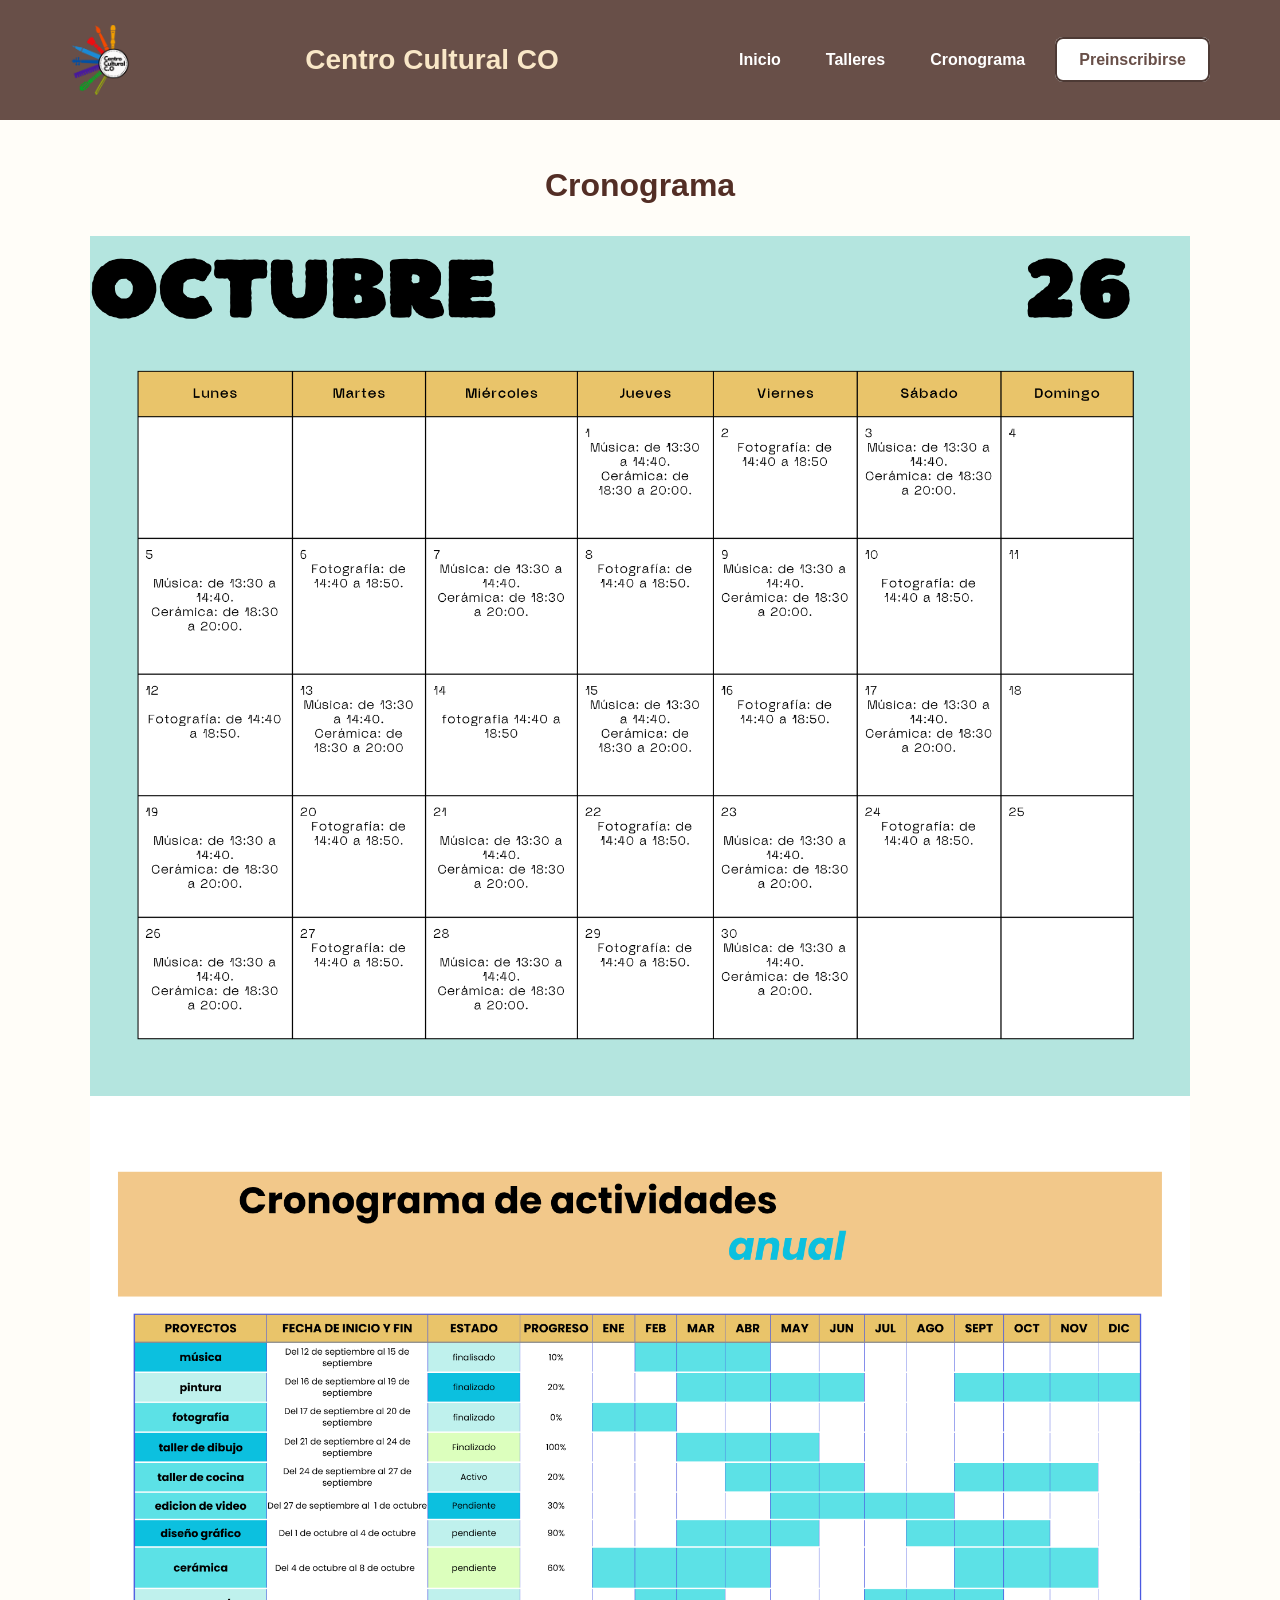
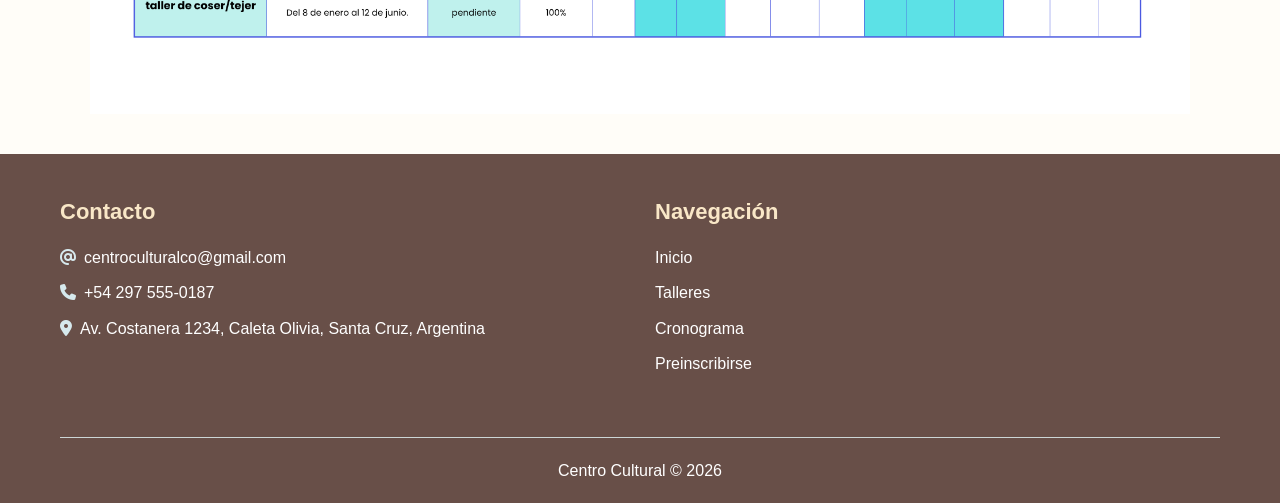
<file: cronograma.html>
<!doctype html>
<html lang="es">
  <head>
    <meta charset="UTF-8" />
    <meta name="viewport" content="width=device-width, initial-scale=1.0" />
    <link rel="stylesheet" href="css/estilo.css" />
    <link
      rel="stylesheet"
      href="https://cdnjs.cloudflare.com/ajax/libs/font-awesome/6.7.2/css/all.min.css"
      integrity="sha512-Evv84Mr4kqVGRNSgIGL/F/aIDqQb7xQ2vcrdIwxfjThSH8CSR7PBEakCr51Ck+w+/U6swU2Im1vVX0SVk9ABhg=="
      crossorigin="anonymous"
      referrerpolicy="no-referrer"
    />
    <title>Cronograma - Centro Cultural CO</title>
  </head>
  <body>
    <header>
      <!-- Barra de Navegación -->
      <nav class="menu" id="menu">
        <img src="img/logo.png" alt="Logo Centro Cultural CO" id="logo" />
        <h1>Centro Cultural CO</h1>
        <button
          class="hamburger"
          id="hamburger"
          type="button"
          aria-label="Abrir menú"
          aria-expanded="false"
          aria-controls="navegacion"
        >
          <span></span>
          <span></span>
          <span></span>
        </button>
        <ul class="nav" id="navegacion">
          <li><a href="index.html">Inicio</a></li>
          <li><a href="talleres.html">Talleres</a></li>
          <li><a href="cronograma.html">Cronograma</a></li>
          <li><a href="preinscripcion.html">Preinscribirse</a></li>
        </ul>
      </nav>
    </header>
    <main>
      <h1>Cronograma</h1>

      <img src="img/26.png" alt="" class="imagenesdecronograma" />
      <img
        src="img/Tablero Cronograma de Actividades Anual Simple Azul (1).png"
        alt=""
        class="imagenesdecronograma"
      />
    </main>
    <footer>
      <!-- Información de contacto -->
      <div>
        <!-- Contacto del centro cultural (correo, telefono, ubicación) -->
        <h1>Contacto</h1>
        <ul>
          <li><i class="fa-solid fa-at"></i>centroculturalco@gmail.com</li>
          <li><i class="fa-solid fa-phone"></i>+54 297 555-0187</li>
          <li>
            <i class="fa-solid fa-location-dot"></i>Av. Costanera 1234, Caleta
            Olivia, Santa Cruz, Argentina
          </li>
        </ul>
      </div>
      <!-- Navegación por el sitio -->
      <div>
        <h1>Navegación</h1>
        <ul>
          <li><a href="index.html">Inicio</a></li>
          <li><a href="talleres.html">Talleres</a></li>
          <li><a href="cronograma.html">Cronograma</a></li>
          <li><a href="preinscripcion.html">Preinscribirse</a></li>
        </ul>
      </div>

      <p>Centro Cultural © 2026</p>
    </footer>
    <script src="javascript/script.js"></script>
  </body>
</html>
</file>
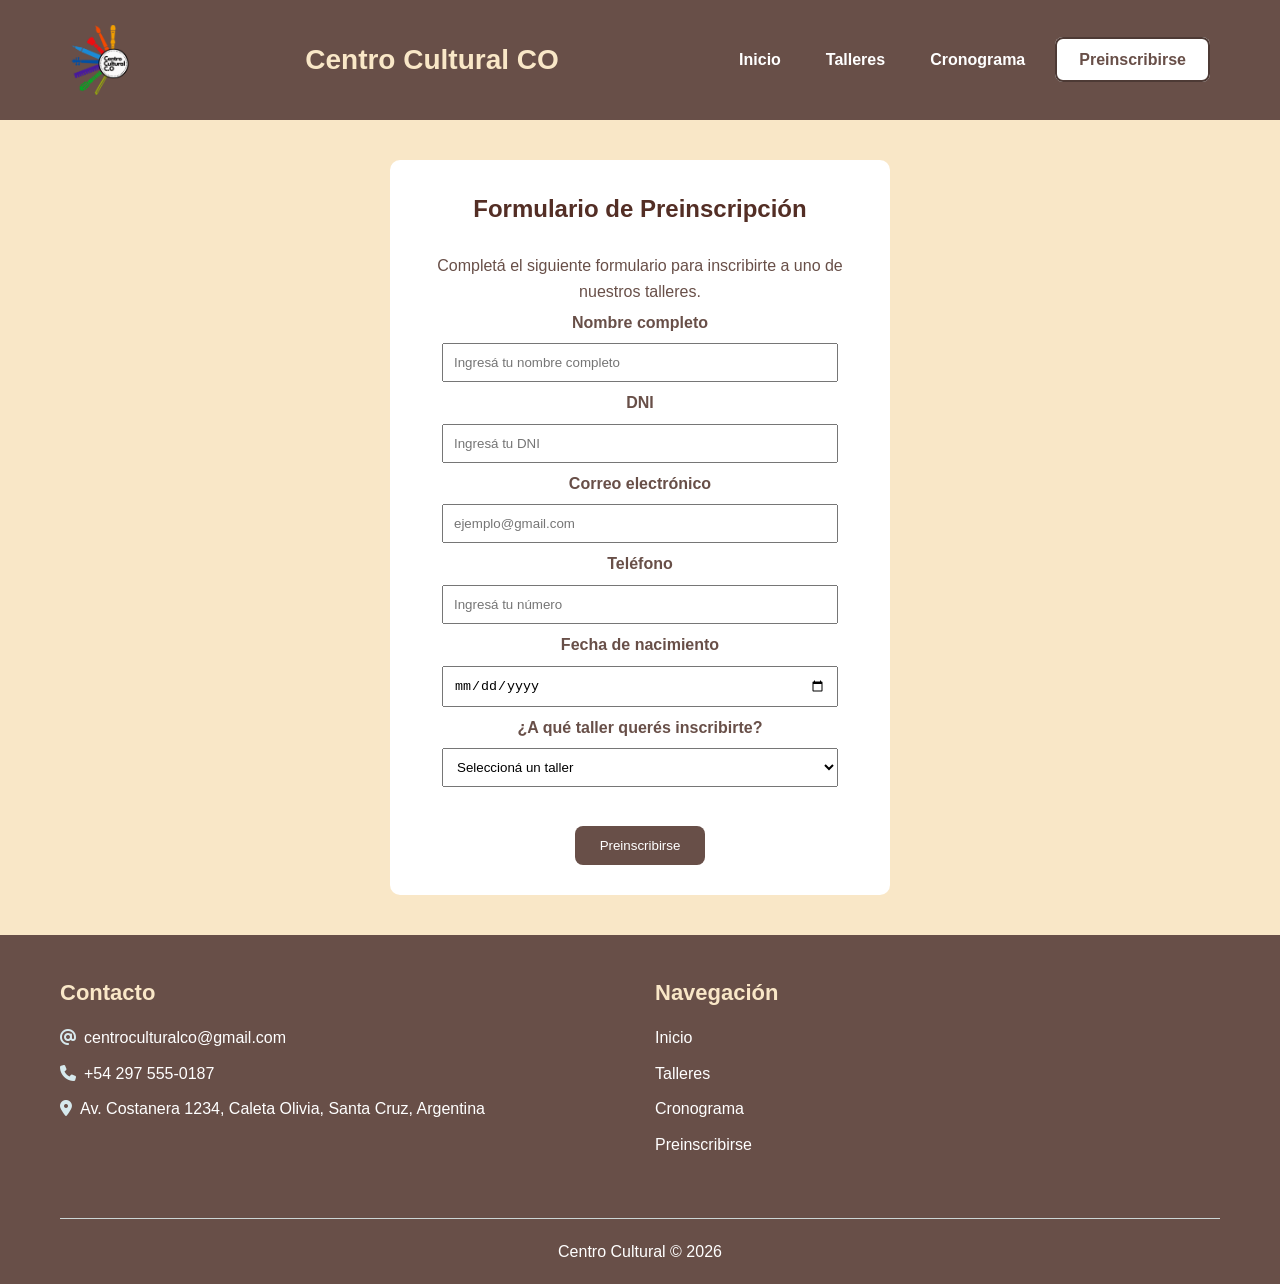
<file: preinscripcion.html>
<!doctype html>
<html lang="es">

<head>
  <meta charset="UTF-8">
  <meta name="viewport" content="width=device-width, initial-scale=1.0">

  <title>Preinscribirse - Centro Cultural CO</title>
  <link rel="stylesheet" href="css/estilo.css">
  <link
      rel="stylesheet"
      href="https://cdnjs.cloudflare.com/ajax/libs/font-awesome/6.7.2/css/all.min.css"
      integrity="sha512-Evv84Mr4kqVGRNSgIGL/F/aIDqQb7xQ2vcrdIwxfjThSH8CSR7PBEakCr51Ck+w+/U6swU2Im1vVX0SVk9ABhg=="
      crossorigin="anonymous"
      referrerpolicy="no-referrer"
    />

</head>
<body id="body-preinscripcion">

  <header>
      <!-- Barra de Navegación -->
      <nav class="menu" id="menu">
        <img src="img/logo.png" alt="Logo Centro Cultural CO" id="logo" />
        <h1>Centro Cultural CO</h1>
        <button class="hamburger" id="hamburger" type="button" aria-label="Abrir menú" aria-expanded="false" aria-controls="navegacion">
          <span></span>
          <span></span>
          <span></span>
        </button>
        <ul class="nav" id="navegacion">
          <li><a href="index.html">Inicio</a></li>
          <li><a href="talleres.html">Talleres</a></li>
          <li><a href="cronograma.html">Cronograma</a></li>
          <li><a href="preinscripcion.html">Preinscribirse</a></li>
        </ul>
      </nav>
  </header>

  <main>
    
    <section id="formulario-preinscripcion">
      <h1>Formulario de Preinscripción</h1>
      <p>
        Completá el siguiente formulario para inscribirte
        a uno de nuestros talleres.
      </p>
      <form id="formularioPreinscripcion" novalidate>
        <label>Nombre completo</label>
        <br>
        <input type="text" placeholder="Ingresá tu nombre completo" id="nombrePreinscripcion">
        <br>
        <label>DNI</label>
        <br>
        <input type="number" placeholder="Ingresá tu DNI" id="dniPreinscripcion">
        <br>
        <label>Correo electrónico</label>
        <br>
        <input type="email" placeholder="ejemplo@gmail.com" id="emailPreinscripcion">
        <br>
        <label>Teléfono</label>
        <br>
        <input type="tel" placeholder="Ingresá tu número" id="telefonoPreinscripcion">
        <br>
        <label>Fecha de nacimiento</label>
        <br>
        <input type="date" id="fechaNacimientoPreinscripcion">
        <br>
        <label>¿A qué taller querés inscribirte?</label>
        <br>
        <select id="actividadPreinscripcion">
          <option selected disabled value="">Seleccioná un taller</option>
          <option value="musica">Música</option>
          <option value="pintura">Pintura</option>
          <option value="fotografia">Fotografía</option>
          <option value="dibujo">Dibujo</option>
          <option value="cocina">Cocina</option>
          <option value="diseñografico">Diseño gráfico</option>
          <option value="ediciondevideo">Edición de video</option>
          <option value="ceramica">Cerámica</option>
        </select>
        <br><br>
        <p id="textoEstadoPreinscripcion"></p>
        <button type="submit">Preinscribirse</button>
      </form>
    </section>

  </main>

  <footer>
      <!-- Información de contacto -->
      <div>
        <h1>Contacto</h1>
        <!-- Contacto del centro cultural (correo, telefono, ubicación) -->
        <ul>
          <li><i class="fa-solid fa-at"></i>centroculturalco@gmail.com</li>
          <li><i class="fa-solid fa-phone"></i>+54 297 555-0187 </li>
          <li>
            <i class="fa-solid fa-location-dot"></i>Av. Costanera 1234, Caleta Olivia, Santa Cruz, Argentina
          </li>
        </ul>
      </div>
      <!-- Navegación por el sitio -->
      <div>
        <h1>Navegación</h1>
        <ul>
          <li><a href="index.html">Inicio</a></li>
          <li><a href="talleres.html">Talleres</a></li>
          <li><a href="cronograma.html">Cronograma</a></li>
          <li><a href="preinscripcion.html">Preinscribirse</a></li>
        </ul>
      </div>

      <p>Centro Cultural © 2026</p>
    </footer>
  <script src="javascript/script.js"></script>
</body>

</html>
</file>
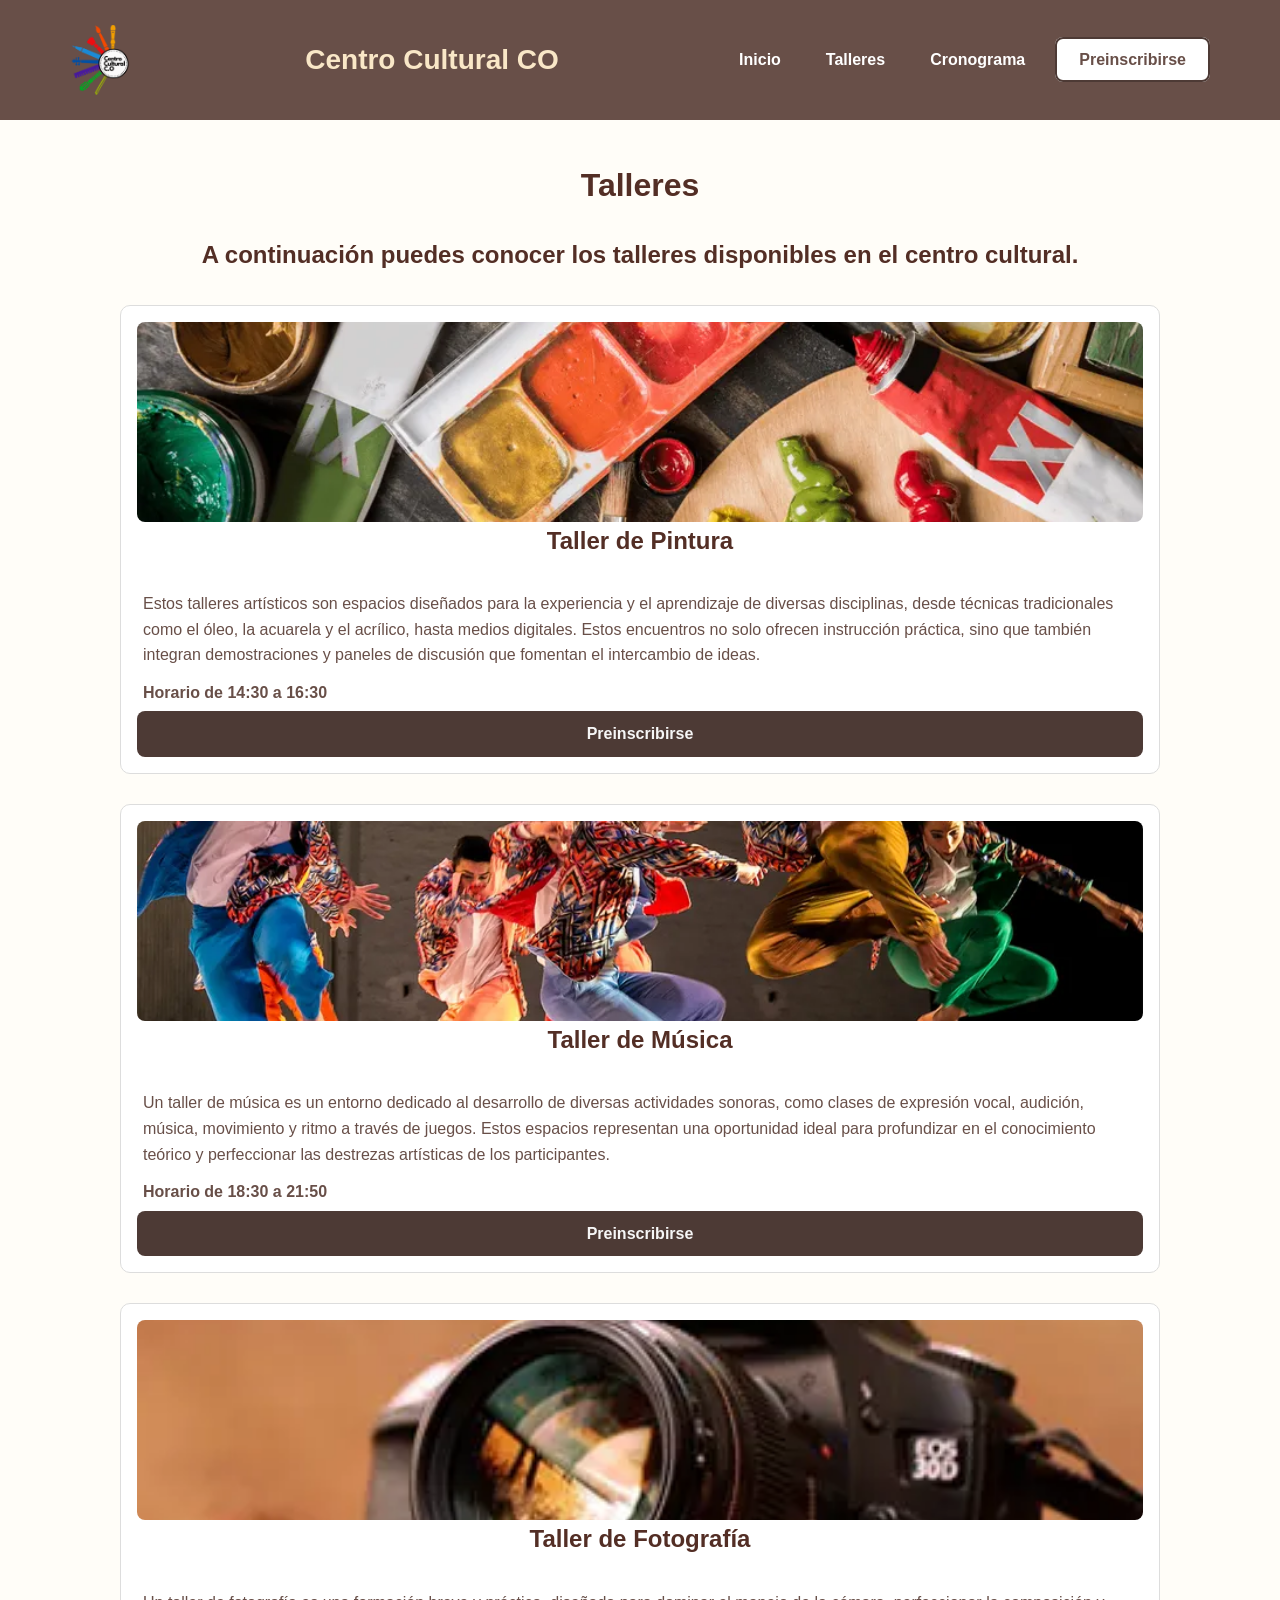
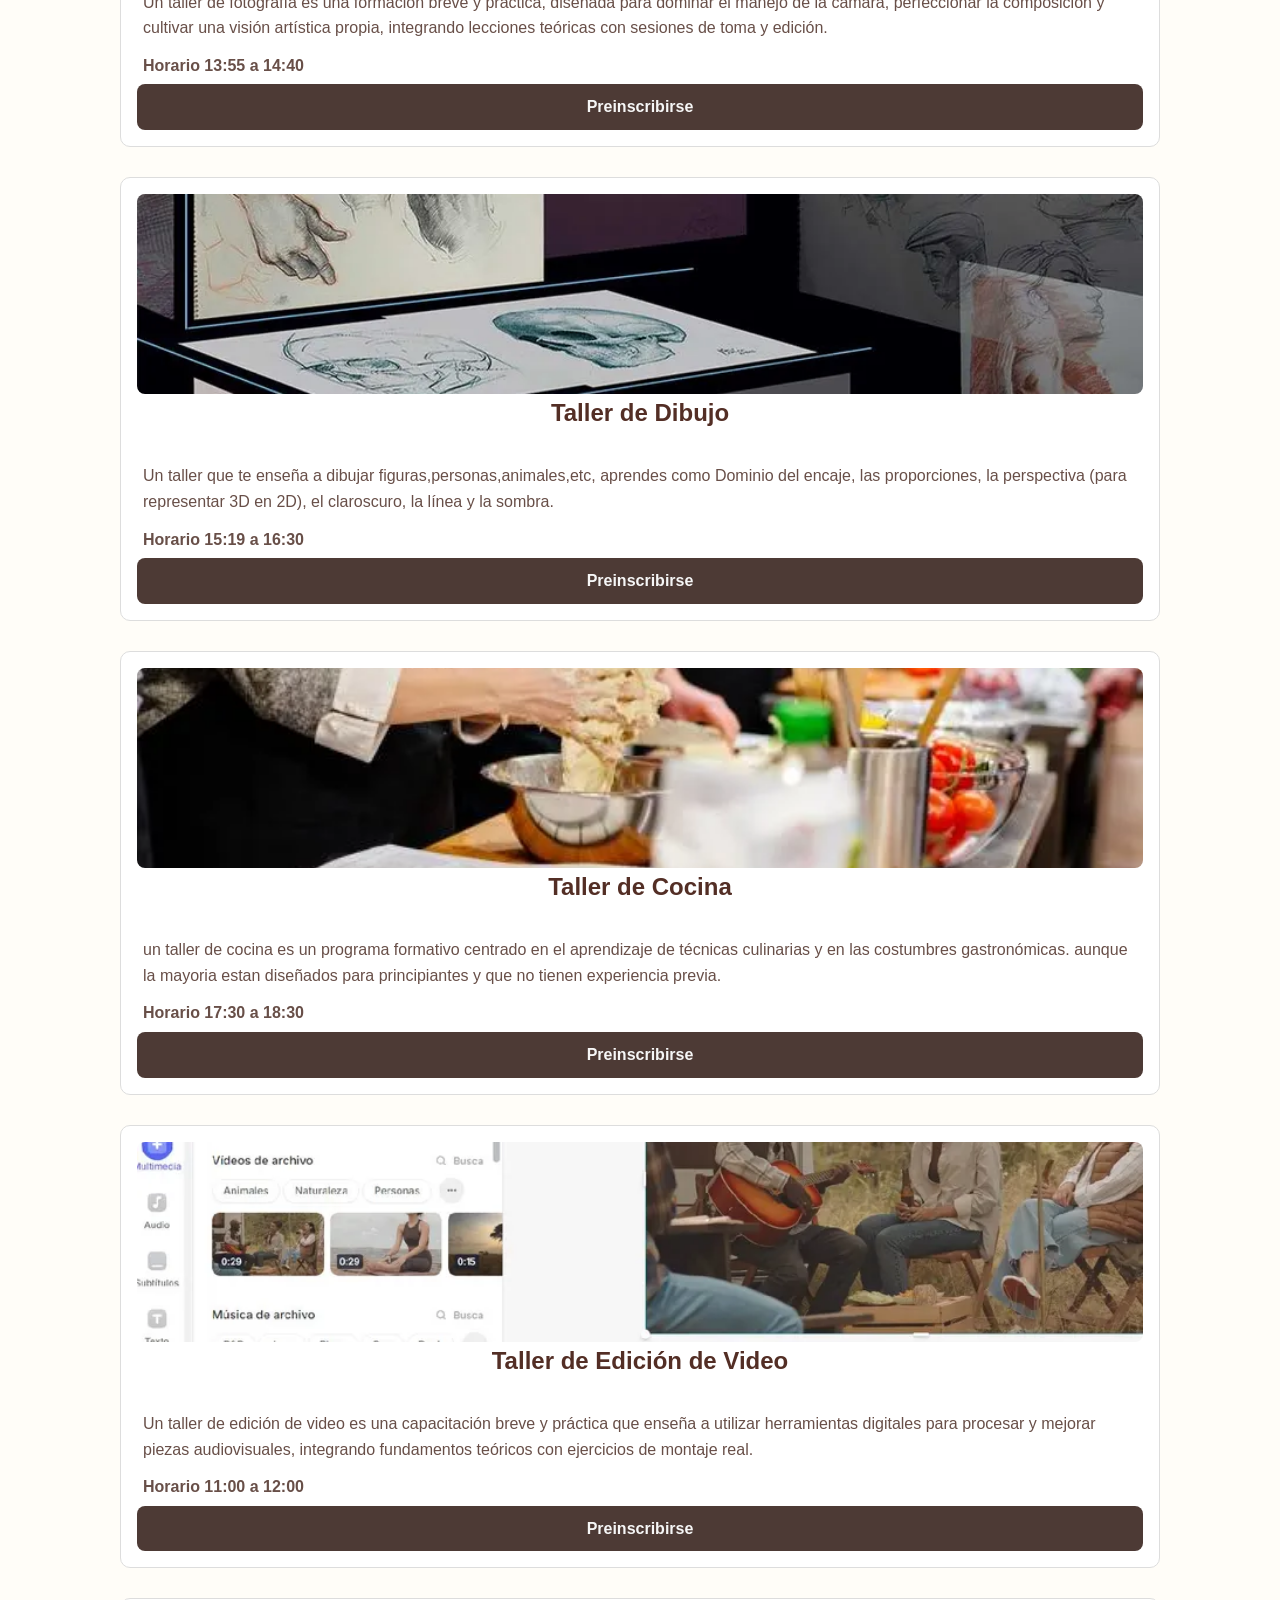
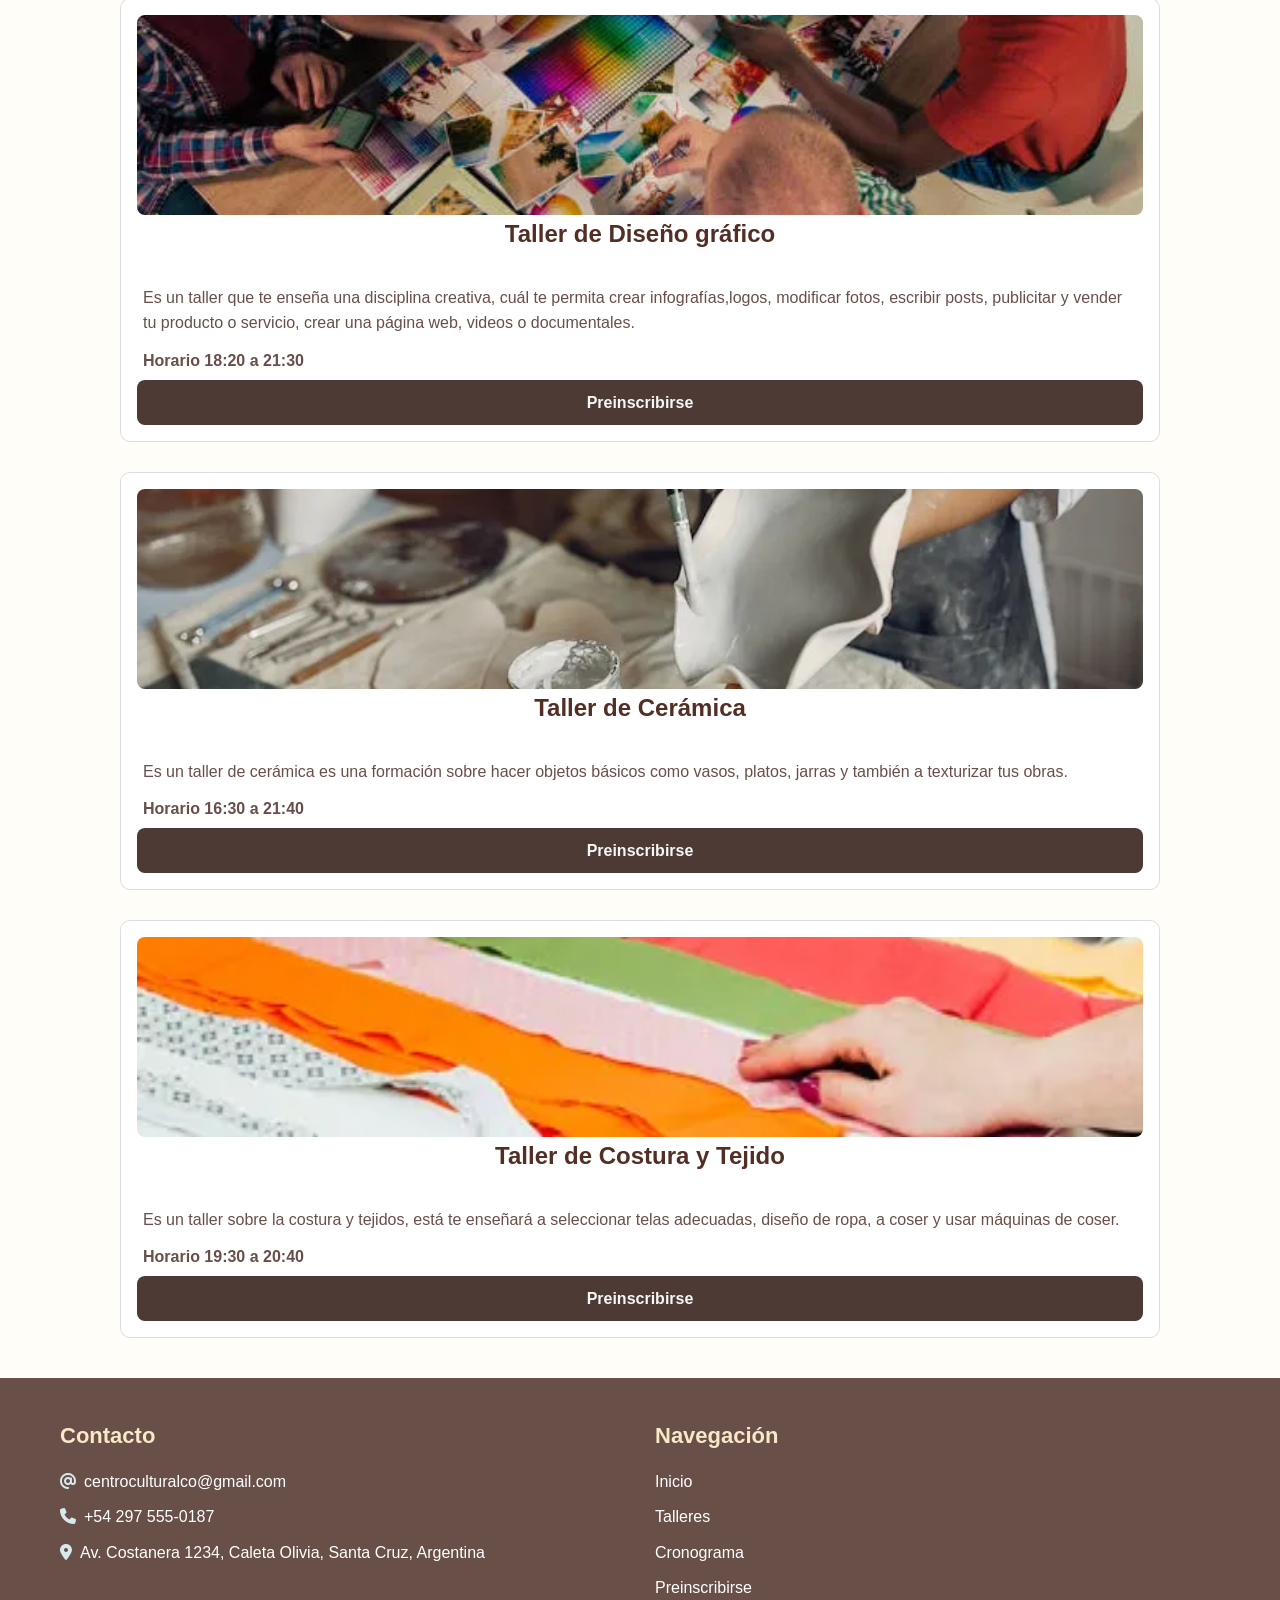
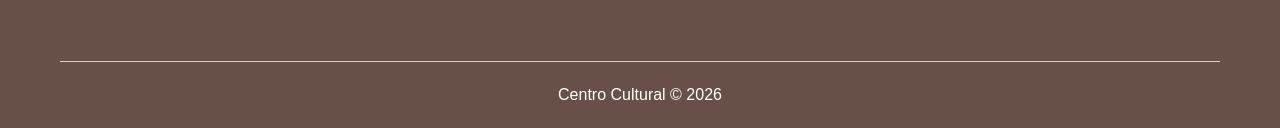
<file: talleres.html>
<!doctype html>
<html lang="es">
  <head>
    <meta charset="UTF-8" />
    <meta name="viewport" content="width=device-width, initial-scale=1.0" />
    <link rel="stylesheet" href="css/estilo.css">
    <link
      rel="stylesheet"
      href="https://cdnjs.cloudflare.com/ajax/libs/font-awesome/6.7.2/css/all.min.css"
      integrity="sha512-Evv84Mr4kqVGRNSgIGL/F/aIDqQb7xQ2vcrdIwxfjThSH8CSR7PBEakCr51Ck+w+/U6swU2Im1vVX0SVk9ABhg=="
      crossorigin="anonymous"
      referrerpolicy="no-referrer"
    />
    <title>Talleres - Centro Cultural CO</title>
  </head>
  <body>
    <header>
      <!-- Barra de Navegación -->
      <nav class="menu" id="menu">
        <img src="img/logo.png" alt="Logo Centro Cultural CO" id="logo" />
        <h1>Centro Cultural CO</h1>
        <button class="hamburger" id="hamburger" type="button" aria-label="Abrir menú" aria-expanded="false" aria-controls="navegacion">
          <span></span>
          <span></span>
          <span></span>
        </button>
        <ul class="nav" id="navegacion">
          <li><a href="index.html">Inicio</a></li>
          <li><a href="talleres.html">Talleres</a></li>
          <li><a href="cronograma.html">Cronograma</a></li>
          <li><a href="preinscripcion.html">Preinscribirse</a></li>
        </ul>
      </nav>
    </header>
    <main>
      <h1>Talleres</h1>
      <h2>
        A continuación puedes conocer los talleres disponibles en el centro
        cultural.
      </h2>
      <section class="talleres">
        <article class="taller">
          <img src="img/TALLER-DIBUJO-PINTURA-SUM-COLON.webp" alt="Taller de Pintura" class="imagentaller" />
          <h2>Taller de Pintura</h2>
          <p>Estos talleres artísticos son espacios diseñados para la experiencia y el aprendizaje de diversas disciplinas, desde técnicas tradicionales como el óleo, la acuarela y el acrílico, hasta medios digitales. Estos encuentros no solo ofrecen instrucción práctica, sino que también integran demostraciones y paneles de discusión que fomentan el intercambio de ideas. </p>
          <p><strong>Horario de 14:30 a 16:30</strong></p>
          <a href="preinscripcion.html"> <strong>Preinscribirse</strong></a>
        </article>
        <article class="taller">
          <img src="img/danza.webp" alt="Taller de Música" class="imagentaller" />
          <h2>Taller de Música</h2>
          <p>Un taller de música es un entorno dedicado al desarrollo de diversas actividades sonoras, como clases de expresión vocal, audición, música, movimiento y ritmo a través de juegos. Estos espacios representan una oportunidad ideal para profundizar en el conocimiento teórico y perfeccionar las destrezas artísticas de los participantes. </p>
          <p><strong>Horario de 18:30 a 21:50</strong></p>
          <a href="preinscripcion.html"> <strong>Preinscribirse</strong></a>
        </article>
        <article class="taller">
          <img src="img/curso-fotografia-basica.webp" alt="Taller de Fotografía" class="imagentaller" />
          <h2>Taller de Fotografía</h2>
          <p>Un taller de fotografía es una formación breve y práctica, diseñada para dominar el manejo de la cámara, perfeccionar la composición y cultivar una visión artística propia, integrando lecciones teóricas con sesiones de toma y edición.</p>
          <p><strong>Horario 13:55 a 14:40</strong></p>
          <a href="preinscripcion.html"> <strong>Preinscribirse</strong></a>
        </article>
        <article class="taller">
          <img src="img/1688489353_2023-una-av-curso-dibujo-retrato-960.webp" alt="Taller de Dibujo" class="imagentaller" />
          <h2>Taller de Dibujo</h2>
          <p>Un taller que te enseña a dibujar figuras,personas,animales,etc, aprendes como Dominio del encaje, las proporciones, la perspectiva (para representar 3D en 2D), el claroscuro, la línea y la sombra.</p>
          <p><strong>Horario 15:19 a 16:30</strong></p>
          <a href="preinscripcion.html"> <strong>Preinscribirse</strong></a>
        </article>
        <article class="taller">
          <img src="img/mujer-preparando-la-masa-en-el-recipiente.webp" alt="Taller de Cocina" class="imagentaller" />
          <h2>Taller de Cocina</h2>
          <p>un taller de cocina es un programa formativo centrado en el aprendizaje  de técnicas culinarias y en las costumbres gastronómicas. aunque la mayoria estan diseñados para principiantes y que no tienen experiencia previa.</p>
          <p><strong>Horario 17:30 a 18:30</strong></p>
          <a href="preinscripcion.html"> <strong>Preinscribirse</strong></a>
        </article>
        <article class="taller">
          <img src="img/Veed_6b4f66ff-dd0e-4081-9600-4eebec8db82e.webp" alt="Taller de Edición de Video" class="imagentaller" />
          <h2>Taller de Edición de Video</h2>
          <p>Un taller de edición de video es una capacitación breve y práctica que enseña a utilizar herramientas digitales para procesar y mejorar piezas audiovisuales, integrando fundamentos teóricos con ejercicios de montaje real.</p>
          <p><strong>Horario 11:00 a 12:00</strong></p>
          <a href="preinscripcion.html"> <strong>Preinscribirse</strong></a>
        </article>
        <article class="taller">
          <img src="img/grupo-de-diseñadores-gráficos-y-fotógrafos-colaborando-en-un-proyecto-creativo.webp" alt="Taller de Diseño gráfico" class="imagentaller" />
          <h2>Taller de Diseño gráfico</h2>
          <p>Es un taller que te enseña una disciplina creativa, cuál te permita crear infografías,logos, modificar fotos, escribir posts, publicitar y vender tu producto o servicio, crear una página web, videos o documentales.</p>
          <p><strong>Horario 18:20 a 21:30</strong></p>
          <a href="preinscripcion.html"> <strong>Preinscribirse</strong></a>
        </article>
        <article class="taller">
          <img src="img/mujer-joven-hace-ceramica-taller_1157-24733.webp" alt="Taller de Cerámica" class="imagentaller" />
          <h2>Taller de Cerámica</h2>
          <p>Es un taller de cerámica es una formación sobre hacer objetos básicos como vasos, platos, jarras y también a texturizar tus obras.</p>
          <p><strong>Horario 16:30 a 21:40</strong></p>
          <a href="preinscripcion.html"> <strong>Preinscribirse</strong></a>
        </article>
        <article class="taller">
          <img src="img/Curso-de-Tejidos-Presencial-Madrid-Divina-Costura3.webp" alt="Taller de Costura y Tejido" class="imagentaller" />
          <h2>Taller de Costura y Tejido</h2>
          <p>Es un taller sobre la costura y tejidos, está te enseñará a seleccionar telas adecuadas, diseño de ropa, a coser y usar máquinas de coser.</p>
          <p><strong>Horario 19:30 a 20:40</strong></p>
          <a href="preinscripcion.html"> <strong>Preinscribirse</strong></a>
        </article>
      </section>
    </main>
    <footer>
      <!-- Información de contacto -->
      <div>
        <h1>Contacto</h1>
        <!-- Contacto del centro cultural (correo, telefono, ubicación) -->
        <ul>
          <li><i class="fa-solid fa-at"></i>centroculturalco@gmail.com</li>
          <li><i class="fa-solid fa-phone"></i>+54 297 555-0187 </li>
          <li>
            <i class="fa-solid fa-location-dot"></i>Av. Costanera 1234, Caleta Olivia, Santa Cruz, Argentina
          </li>
        </ul>
      </div>
      <!-- Navegación por el sitio -->
      <div>
        <h1>Navegación</h1>
        <ul>
          <li><a href="index.html">Inicio</a></li>
          <li><a href="talleres.html">Talleres</a></li>
          <li><a href="cronograma.html">Cronograma</a></li>
          <li><a href="preinscripcion.html">Preinscribirse</a></li>
        </ul>
      </div>

      <p>Centro Cultural © 2026</p>
    </footer>
    <script src="javascript/script.js"></script>
  </body>
</html>
</file>
<file: css/estilo.css>
:root {
  --marron: #684f48;
  --celeste: #d6e9ed;
  --gris: #ccd6d6;
  --crema: #f9e7c7;
  --blanco: #fffdf8;
}

* {
  box-sizing: border-box;
  margin: 0;
  padding: 0;
}

body {
  font-family: Arial, sans-serif;
  background-color: var(--blanco);
  color: var(--marron);
  line-height: 1.6;
}

.imagenesdecronograma {
  display: flex;
  align-items: center;
  width: 100%;
}

header {
  background-color: var(--marron);
  padding: 20px 50px;
}

nav {
  height: 80px;
  display: flex;
  align-items: center;
  justify-content: space-between;
}

nav h1 {
  color: var(--crema);
  font-size: 28px;
}

nav ul {
  display: flex;
  list-style: none;
  gap: 25px;
}

nav ul li a {
  color: white;
  text-decoration: none;
  font-weight: bold;
  padding: 10px 15px;
  border-radius: 8px;
  transition: 0.3s;
}

nav ul li a:hover {
  background-color: var(--celeste);
  color: var(--marron);
}

main {
  width: 90%;
  max-width: 1100px;
  margin: 40px auto;
  min-height: 500px;
}

main h1,
main h2 {
  text-align: center;
  color: #532e25;
  margin-bottom: 25px;
  font-weight: bold;
}

table {
  width: 100%;
  border-collapse: collapse;
  margin-top: 30px;
  background-color: white;
  border-radius: 10px;
  overflow: hidden;
}

thead {
  background-color: var(--marron);
  color: white;
}

th,
td {
  padding: 15px;
  text-align: center;
  border: 1px solid var(--gris);
}

th {
  font-size: 17px;
}

tbody tr:nth-child(even) {
  background-color: var(--celeste);
}

tbody tr:nth-child(odd) {
  background-color: var(--crema);
}

tbody tr:hover {
  background-color: var(--gris);
}

footer {
  background-color: var(--marron);
  color: white;
  padding: 40px 60px 20px;
  display: flex;
  justify-content: space-around;
  flex-wrap: wrap;
  gap: 30px;
}

footer h1 {
  color: var(--crema);
  font-size: 22px;
  margin-bottom: 15px;
}

footer ul {
  list-style: none;
}

footer li {
  margin-bottom: 10px;
}

footer a {
  color: white;
  text-decoration: none;
}

footer a:hover {
  color: var(--celeste);
}

footer i {
  margin-right: 8px;
  color: var(--celeste);
}

footer p {
  width: 100%;
  text-align: center;
  border-top: 1px solid var(--gris);
  padding-top: 20px;
  margin-top: 20px;
}


/* Botones principales */
main > a {
  display: inline-block;
  background-color: #684f48;
  color: white;
  text-decoration: none;
  padding: 12px 25px;
  margin: 10px;
  border-radius: 8px;
}

/* Cuando pasás el mouse */
main > a:hover {
  background-color: #4d3a35;
}
/* Botón "Ver talleres" dentro de las secciones */
section a {
  display: inline-block;
  background-color: #4d3a35;
  color: #f6f6f6;
  text-decoration: none;
  padding: 10px 20px;
  border-radius: 8px;
}

section a:hover {
  background-color: #a8867d;
  color: #442d26;
}

/* Botón del formulario */
button {
  background-color: #684f48;
  color: white;
  border: none;
  padding: 12px 25px;
  border-radius: 8px;
  cursor: pointer;
}

button:hover {
  background-color: #4d3a35;
}
/* Barra de navegación */
nav {
  display: flex;
  justify-content: space-between;
  align-items: center;
  background-color: #684f48;
  padding: 20px;
}

/* Lista del menú */
nav ul {
  display: flex;
  gap: 15px;
  list-style: none;
}

/* Efecto al pasar el mouse */
nav a:hover {
  background-color: #f9e7c7;
}
nav li:last-child a {
  background-color: white;
  color: #684f48;
  font-weight: bold;
  padding: 12px 22px;
  border: 2px solid #4d3a35;
}

nav li:last-child a:hover {
  background-color: lightgray;
  color: #684f48;
}
----------------------------------------------------------
/* CONTENEDOR: controla el LUGAR y la cantidad por fila */
.talleres {
  display: grid;
  grid-template-columns: repeat(auto-fit, minmax(280px, 1fr));
  gap: 24px; /* espacio entre tarjetas */
  max-width: 1200px; /* ancho máximo del bloque */
  margin: 0 auto; /* centra todo el bloque */
  padding: 20px;
  box-sizing: border-box;
}

.talleres p {
  margin: 6px;
}

/* TARJETA: controla el TAMAÑO de cada taller */
.taller {
  display: flex;
  flex-direction: column; /* apila imagen, título, textos y botón */
  padding: 1rem;
  border: 1px solid #ddd;
  border-radius: 10px;
  background: #fff;
  box-sizing: border-box;
  margin: 30px; /* espacio entre tarjetas */
}

/* IMAGEN: mismo tamaño en todas */
.imagentaller {
  width: 100%;
  height: 200px;
  object-fit: cover; /* recorta sin deformar */
  border-radius: 8px;
  display: block;
}

/* BOTÓN: siempre abajo de la tarjeta */
.btn-preinscripcion {
  margin-top: auto; /* lo empuja al final */
  padding: 10px 16px;
  text-align: center;
  background: #2a7de1;
  color: #fff;
  text-decoration: none;
  border-radius: 6px;
}

.img {
  width: 100%;
  height: 500px;
  border-radius: 5px;
  margin-left: auto;
  margin-right: auto;
}

.img2 {
  margin-top: 50px;
  margin-bottom: 50px;
  width: 65%;
  height: 330px;
  border-radius: 5px;
  margin-right: auto; /* Espacio opcional entre la imagen y el texto */
  display: block;
  margin-left: auto;
}
.img3 {
  margin-top: 50px;
  margin-bottom: 50px;
  width: 65%;
  height: 300px;
  border-radius: 5px;
  margin-right: auto; /* Espacio opcional entre la imagen y el texto */
  display: block;
  margin-left: auto;
}


.banner {
  width: 100vw;
  background-image: url("img/centro-cultural.webp");
  background-size: cover;
  background-position: center;
  border-radius: 5px;
}

#logo{
  height: 70px;
}

form label {
  font-weight: bold;
  margin-top: 3px;
}

#formulario-preinscripcion {
  background-color: white;
  width: 100%;
  max-width: 500px;
  margin: auto;
  border-radius: 10px;
  text-align: center;
  padding: 30px;
  background-size: cover;
  text-align: center;

  input,
  select {
    width: 90%;
    padding: 10px;
    margin: 8px;
  }
  p {
    margin: 5px;
  }

  input,
  select {
    width: 90%;
    padding: 10px;
    margin: 8px;
  }
  p {
    margin: 5px;
  }
}

#formulario-preincripcion button {
  background-color: #684f48;
  color: white;
  font-weight: bold;
  padding: 12px 30px;
  border: none;
  border-radius: 8px;
}

#body-preinscripcion {
  background-color: #f9e7c7;
  color: #684f48;
  font-family: Arial;
}

#botones-inicio {
  display: flex;
  justify-content: flex-end;
  gap: 20px;
  margin-bottom: 100px;
}

.error {
  font-weight: bold;
  margin-top: 10px;
  margin-bottom: 10px;
  padding: 10px;
  border-radius: 6px;
  background-color: #fcd2d2;
  color: #c21919;
}

.exito {
  color: #05ad29;
  font-weight: bold;
  margin-top: 10px;
  margin-bottom: 10px;
  padding: 10px;
  border-radius: 6px;
  background-color: #dcfcd2;
}

.campoinvalido {
  border: 2px solid #c21919;
}


/* ---------- Responsive ---------- */
img { max-width: 100%; }
header { position: relative; }
.hamburger {
  display: none;
}
.taller > a { margin-top: auto; text-align: center; }
footer > div { flex: 1 1 250px; overflow-wrap: anywhere; }
.imagenesdecronograma { height: auto; }

@media (max-width: 992px) {
  header { padding: 10px 24px; }
  .img { height: 380px; object-fit: cover; }
  .img2, .img3 { width: 85%; object-fit: cover; }
}

@media (max-width: 768px) {
  header { padding: 8px 16px; }
  nav { height: auto; min-height: 64px; padding: 8px 0; }
  nav h1 { font-size: 18px; }
  #logo { height: 44px; }

  /* Botón hamburguesa */
  .hamburger {
    display: flex; flex-direction: column; justify-content: center; gap: 5px;
    width: 44px; height: 44px; padding: 10px; background: transparent;
    border: 2px solid var(--crema); border-radius: 8px;
  }
  .hamburger:hover { background: rgba(255, 255, 255, 0.1); }
  .hamburger span {
    display: block; height: 3px; width: 100%; background: var(--crema);
    border-radius: 2px; transition: transform 0.3s, opacity 0.3s;
  }
  .hamburger.activo span:nth-child(1) { transform: translateY(8px) rotate(45deg); }
  .hamburger.activo span:nth-child(2) { opacity: 0; }
  .hamburger.activo span:nth-child(3) { transform: translateY(-8px) rotate(-45deg); }

  /* Menú desplegable */
  nav ul#navegacion {
    display: none; position: absolute; top: 100%; left: 0; right: 0; z-index: 100;
    flex-direction: column; gap: 4px; padding: 10px 16px 18px;
    background-color: var(--marron); border-top: 1px solid var(--crema);
    box-shadow: 0 8px 16px rgba(0, 0, 0, 0.25);
  }
  nav ul#navegacion.abierto { display: flex; }
  nav ul li a { display: block; padding: 14px 12px; }
  nav li:last-child a { text-align: center; margin-top: 6px; }

  main { margin: 24px auto; min-height: 300px; }
  main h1 { font-size: 1.6rem; }
  main h2 { font-size: 1.15rem; }
  .img { height: 220px; }
  .img2, .img3 { width: 100%; height: 220px; margin: 24px 0; }
  .talleres { padding: 10px 0; }
  #botones-inicio { flex-wrap: wrap; justify-content: center; margin-bottom: 40px; }
  #formulario-preinscripcion { padding: 20px 16px; }
  footer { padding: 30px 20px 16px; }
}
</file>
